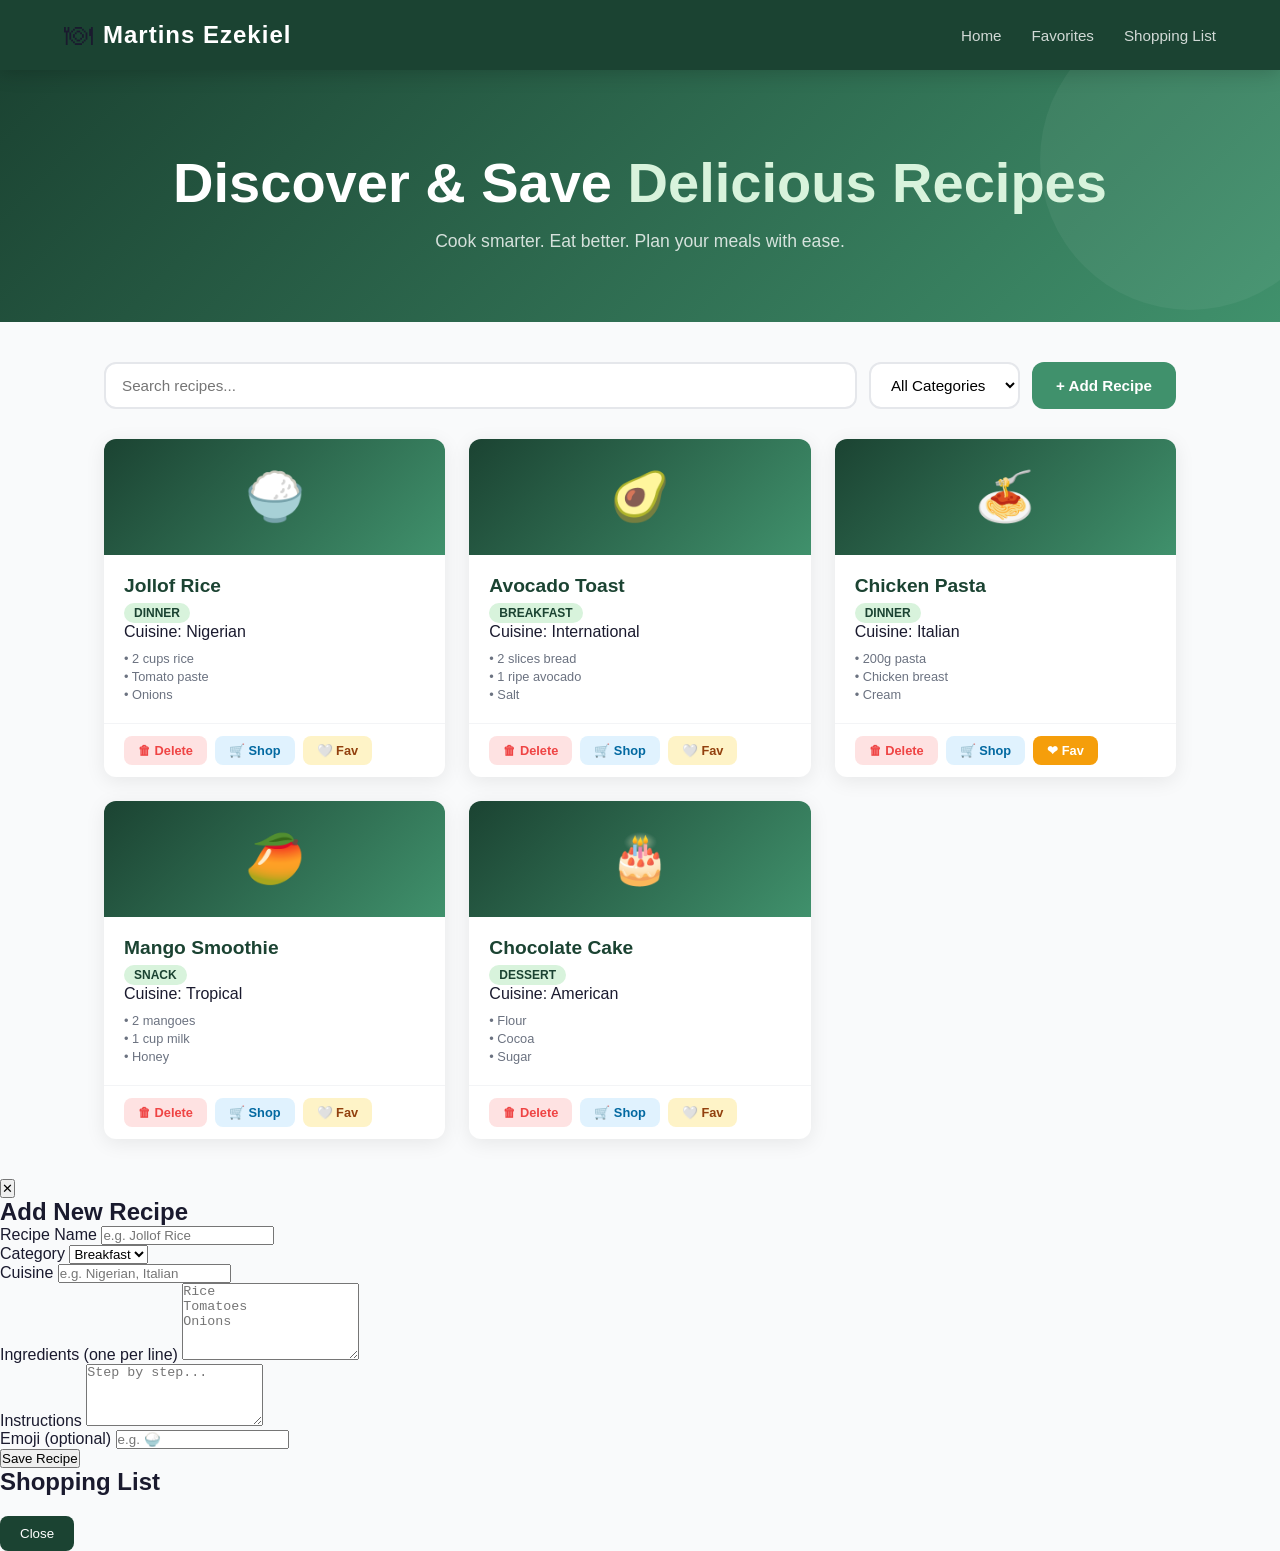
<file: index.html>
<!DOCTYPE html>
<html lang="en">
<head>
    <meta charset="UTF-8">
    <meta name="viewport" content="width=device-width, initial-scale=1.0">
    <title>Recipe Book</title>
    <link rel="stylesheet" href="style.css">
</head>
<body>
 <header class="header">
 
    <div class="logo">
        <span class="logo-icon">🍽</span>
        <span class="logo-text">Martins Ezekiel</span>
    </div>
 
    <nav class="nav" id="nav">
        <a href="#" class="nav-link">Home</a>
        <a href="#" class="nav-link">Favorites</a>
        <a href="#" class="nav-link">Shopping List</a>
    </nav>
 
    <button class="hamburger" id="hamburger">
        <span></span>
        <span></span>
        <span></span>
    </button>
 
</header>
<section class="hero">
    <h1 class="hero-title">
        Discover & Save <span>Delicious Recipes</span>
    </h1>
    <p class="hero-subtitle">
        Cook smarter. Eat better. Plan your meals with ease.
    </p>
</section>
<main class="main">
 
    <!-- Search bar, category filter, and add button -->
    <div class="controls">
        <input type="text" id="searchInput"
               placeholder="Search recipes..." class="search-input">
 
        <select id="categoryFilter" class="category-select">
            <option value="all">All Categories</option>
            <option value="breakfast">Breakfast</option>
            <option value="lunch">Lunch</option>
            <option value="dinner">Dinner</option>
            <option value="snack">Snack</option>
            <option value="dessert">Dessert</option>
        </select>
 
        <button class="btn-add" id="openFormBtn">+ Add Recipe</button>
    </div>
 
    <!-- JavaScript will inject recipe cards here -->
    <div class="recipe-grid" id="recipeGrid"></div>
 
</main>
<!-- ADD/EDIT RECIPE MODAL -->
<div class="modal-overlay" id="modalOverlay">
    <div class="modal">
 
        <button class="modal-close" id="modalClose">✕</button>
        <h2 id="modalTitle">Add New Recipe</h2>
 
        <div class="form-group">
            <label>Recipe Name</label>
            <input type="text" id="recipeName" placeholder="e.g. Jollof Rice">
        </div>
 
        <div class="form-group">
            <label>Category</label>
            <select id="recipeCategory">
                <option value="breakfast">Breakfast</option>
                <option value="lunch">Lunch</option>
                <option value="dinner">Dinner</option>
                <option value="snack">Snack</option>
                <option value="dessert">Dessert</option>
            </select>
        </div>
 
        <div class="form-group">
            <label>Cuisine</label>
            <input type="text" id="recipeCuisine" placeholder="e.g. Nigerian, Italian">
        </div>
 
        <div class="form-group">
            <label>Ingredients (one per line)</label>
            <textarea id="recipeIngredients" rows="5"
                      placeholder="Rice&#10;Tomatoes&#10;Onions"></textarea>
        </div>
 
        <div class="form-group">
            <label>Instructions</label>
            <textarea id="recipeInstructions" rows="4"
                      placeholder="Step by step..."></textarea>
        </div>
 
        <div class="form-group">
            <label>Emoji (optional)</label>
            <input type="text" id="recipeEmoji" placeholder="e.g. 🍚">
        </div>
 
        <button class="btn-submit" id="saveRecipeBtn">Save Recipe</button>
    </div>
</div>
<!-- SHOPPING LIST SIDE PANEL -->
<div class="shopping-panel" id="shoppingPanel">
    <h2>Shopping List</h2>
    <div id="shoppingItems"></div>
    <button class="btn-close-panel" id="closeShoppingPanel">Close</button>
</div>

 
    <script src="app.js"></script>
</body>
</html>
</file>
<file: style.css>
:root {
    --color-primary:  #1B4332;
    --color-accent:   #40916C;
    --color-light:    #D8F3DC;
    --color-bg:       #F9FAFB;
    --color-text:     #1A1A2E;
    --color-muted:    #6B7280;
    --radius:         12px;
    --shadow:         0 4px 20px rgba(0,0,0,0.08);
    --transition:     0.3s ease;
}
 
*, *::before, *::after {
    margin: 0;
    padding: 0;
    box-sizing: border-box;
}
 
body {
    font-family: 'Inter', sans-serif;
    background-color: var(--color-bg);
    color: var(--color-text);
}
a { text-decoration: none; color: inherit; }
.header {
    display: flex;
    align-items: center;
    justify-content: space-between;
    padding: 0 5%;
    height: 70px;
    background: var(--color-primary);
    position: sticky;
    top: 0;
    z-index: 1000;
    box-shadow: 0 2px 20px rgba(0,0,0,0.2);
}
.logo {
    display: flex;
    align-items: center;
    gap: 10px;
}
 
.logo-icon {
    font-size: 1.8rem;
    animation: spin 6s linear infinite;
}
 
.logo-text {
    font-size: 1.5rem;
    color: #FFFFFF;
    letter-spacing: 1px;
    font-weight: 700;
}
 
@keyframes spin {
    from { transform: rotate(0deg); }
    to   { transform: rotate(360deg); }
}
.nav { display: flex; align-items: center; gap: 30px; }
 
.nav-link {
    color: rgba(255,255,255,0.8);
    font-size: 0.95rem;
    font-weight: 500;
    padding: 6px 0;
    position: relative;
    transition: color var(--transition);
}
 
/* Underline that grows on hover */
.nav-link::after {
    content: '';
    position: absolute;
    bottom: 0; left: 0;
    width: 0;
    height: 2px;
    background: var(--color-light);
    transition: width var(--transition);
}
.nav-link:hover           { color: #FFFFFF; }
.nav-link:hover::after    { width: 100%; }
 
.hamburger {
    display: none;
    flex-direction: column;
    gap: 5px;
    background: none;
    border: none;
    cursor: pointer;
    padding: 5px;
}
.hamburger span {
    display: block;
    width: 25px; height: 3px;
    background: #FFFFFF;
    border-radius: 3px;
}
.hero {
    background: linear-gradient(135deg, var(--color-primary) 0%, var(--color-accent) 100%);
    padding: 80px 5% 70px;
    text-align: center;
    position: relative;
    overflow: hidden;
}
 
.hero::before {
    content: '';
    position: absolute;
    top: -60px; right: -60px;
    width: 300px; height: 300px;
    background: rgba(255,255,255,0.05);
    border-radius: 50%;
}
 
.hero-title {
    font-size: clamp(2rem, 5vw, 3.5rem);
    color: #FFFFFF;
    margin-bottom: 16px;
    animation: fadeInDown 0.8s ease both;
}
.hero-title span { color: var(--color-light); }
 
.hero-subtitle {
    font-size: 1.1rem;
    color: rgba(255,255,255,0.8);
    animation: fadeInUp 0.8s ease 0.2s both;
}
 
@keyframes fadeInDown {
    from { opacity: 0; transform: translateY(-30px); }
    to   { opacity: 1; transform: translateY(0); }
}
 
@keyframes fadeInUp {
    from { opacity: 0; transform: translateY(30px); }
    to   { opacity: 1; transform: translateY(0); }
}
.main {
    max-width: 1200px;
    margin: 0 auto;
    padding: 40px 5%;
}
 
.controls {
    display: flex;
    gap: 12px;
    margin-bottom: 30px;
    flex-wrap: wrap;
}
 
.search-input, .category-select {
    padding: 12px 16px;
    border: 2px solid #E5E7EB;
    border-radius: var(--radius);
    font-size: 0.95rem;
    font-family: inherit;
    outline: none;
    transition: border-color var(--transition);
    background: white;
}
.search-input { flex: 1; min-width: 200px; }
.search-input:focus,
.category-select:focus { border-color: var(--color-accent); }
 
.btn-add {
    padding: 12px 24px;
    background: var(--color-accent);
    color: white;
    border: none;
    border-radius: var(--radius);
    font-size: 0.95rem;
    font-weight: 600;
    cursor: pointer;
    transition: background var(--transition), transform var(--transition);
    white-space: nowrap;
}
.btn-add:hover {
    background: var(--color-primary);
    transform: translateY(-2px);
}
.recipe-grid {
    display: grid;
    grid-template-columns: repeat(auto-fill, minmax(280px, 1fr));
    gap: 24px;
}
 
.card {
    background: white;
    border-radius: var(--radius);
    box-shadow: var(--shadow);
    overflow: hidden;
    transition: transform var(--transition), box-shadow var(--transition);
    display: flex;
    flex-direction: column;
}
.card:hover {
    transform: translateY(-6px);
    box-shadow: 0 12px 30px rgba(0,0,0,0.12);
}
.card-header {
    background: linear-gradient(135deg, var(--color-primary), var(--color-accent));
    padding: 30px 20px;
    text-align: center;
    font-size: 3rem;
}
.card-body { padding: 20px; flex: 1; }
.card-title {
    font-size: 1.2rem;
    font-weight: 700;
    color: var(--color-primary);
    margin-bottom: 6px;
}
.card-badge {
    display: inline-block;
    padding: 3px 10px;
    background: var(--color-light);
    color: var(--color-primary);
    border-radius: 20px;
    font-size: 0.75rem;
    font-weight: 600;
    text-transform: uppercase;
}
.card-actions {
    display: flex;
    gap: 8px;
    padding: 12px 20px;
    border-top: 1px solid #F3F4F6;
    flex-wrap: wrap;
}
.btn-icon {
    padding: 7px 14px;
    border: none;
    border-radius: 8px;
    font-size: 0.8rem;
    font-weight: 600;
    cursor: pointer;
    transition: opacity var(--transition), transform var(--transition);
}
.btn-delete   { background: #FEE2E2; color: #EF4444; }
.btn-shopping { background: #E0F2FE; color: #0369A1; }
.btn-favorite { background: #FEF3C7; color: #92400E; }
.btn-favorite.active { background: #F59E0B; color: white; }
 
.empty-state { text-align:center; padding:60px 20px; color:var(--color-muted); grid-column:1/-1; }
.empty-state .icon { font-size:4rem; margin-bottom:16px; }
<!-- SHOPPING LIST SIDE PANEL -->
<div class="shopping-panel" id="shoppingPanel">
    <h2>Shopping List</h2>
    <div id="shoppingItems"></div>
    <button class="btn-close-panel" id="closeShoppingPanel">Close</button>
</div>
.shopping-panel {
    position: fixed;
    right: -400px;             /* Hidden off the right edge */
    top: 0;
    width: 360px;
    height: 100%;
    background: white;
    box-shadow: -4px 0 20px rgba(0,0,0,0.1);
    padding: 30px;
    z-index: 1500;
    transition: right var(--transition);  /* Animate the slide */
    overflow-y: auto;
}
.shopping-panel.open { right: 0; }  /* JS adds this to slide it in */
.btn-close-panel {
    margin-top: 20px;
    padding: 10px 20px;
    background: var(--color-primary);
    color: white;
    border: none;
    border-radius: 8px;
    cursor: pointer;
}
@media (max-width: 768px) {
    .nav      { display: none; flex-direction: column; }
    .nav.open { display: flex; }
    .hamburger { display: flex; }
 
    .header { flex-wrap: wrap; height: auto; padding: 15px 5%; }
    .nav {
        width: 100%;
        background: var(--color-primary);
        padding: 10px 0 20px;
        gap: 16px;
        align-items: flex-start;
    }
    .controls { flex-direction: column; }
    .search-input { min-width: 100%; }
    .shopping-panel { width: 100%; right: -100%; }
}
</file>
